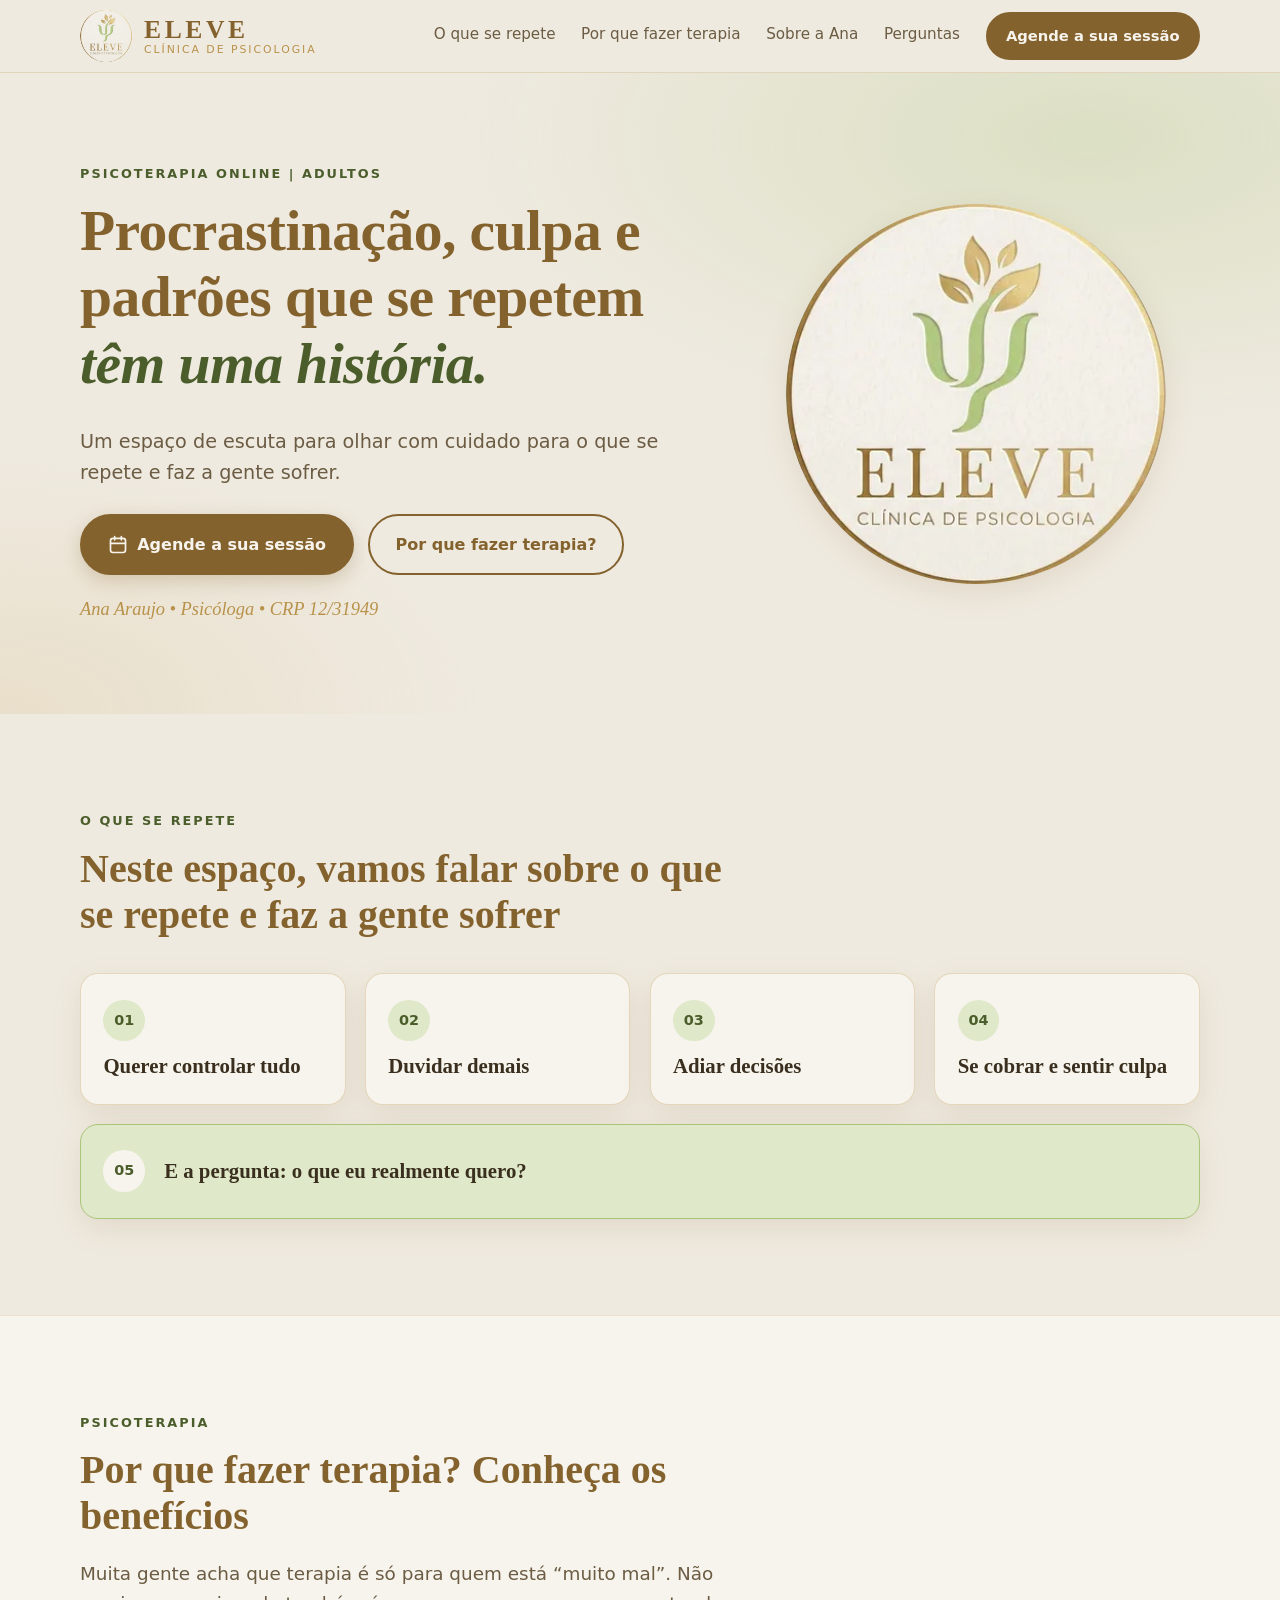
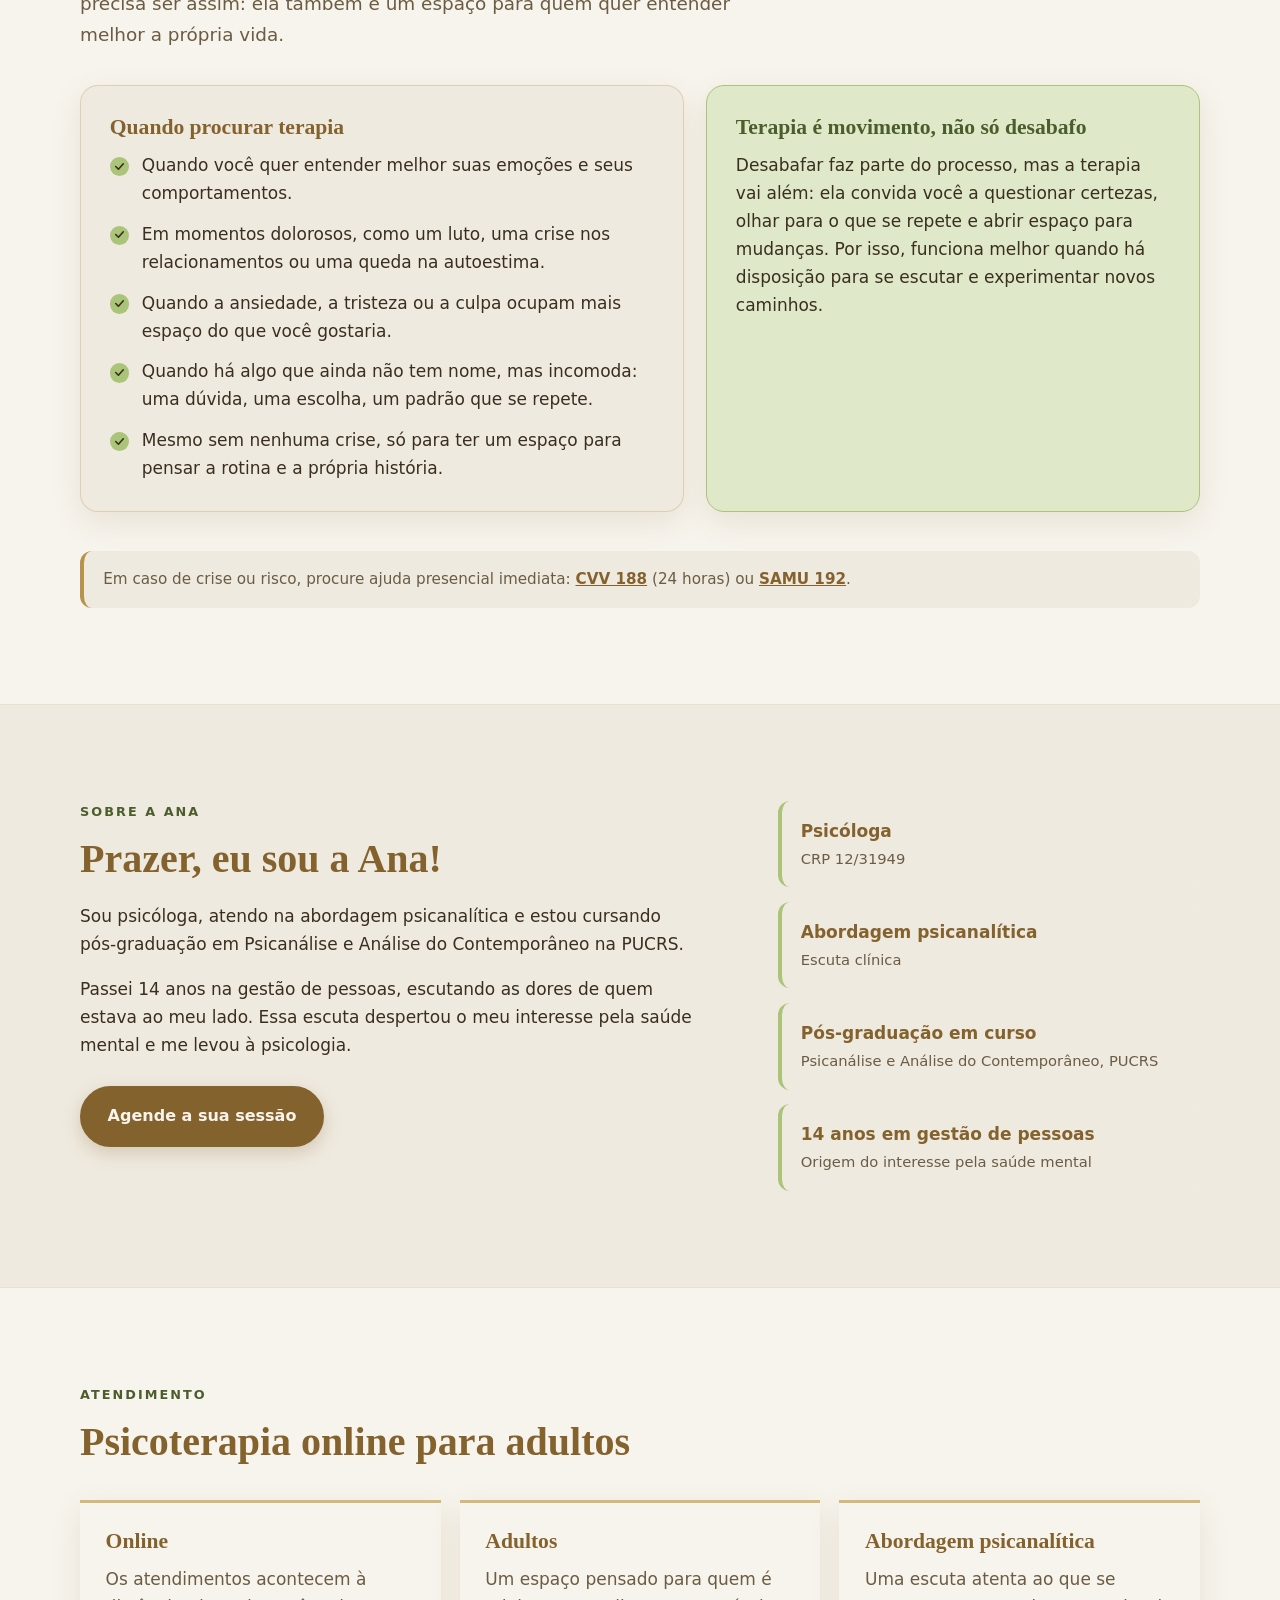
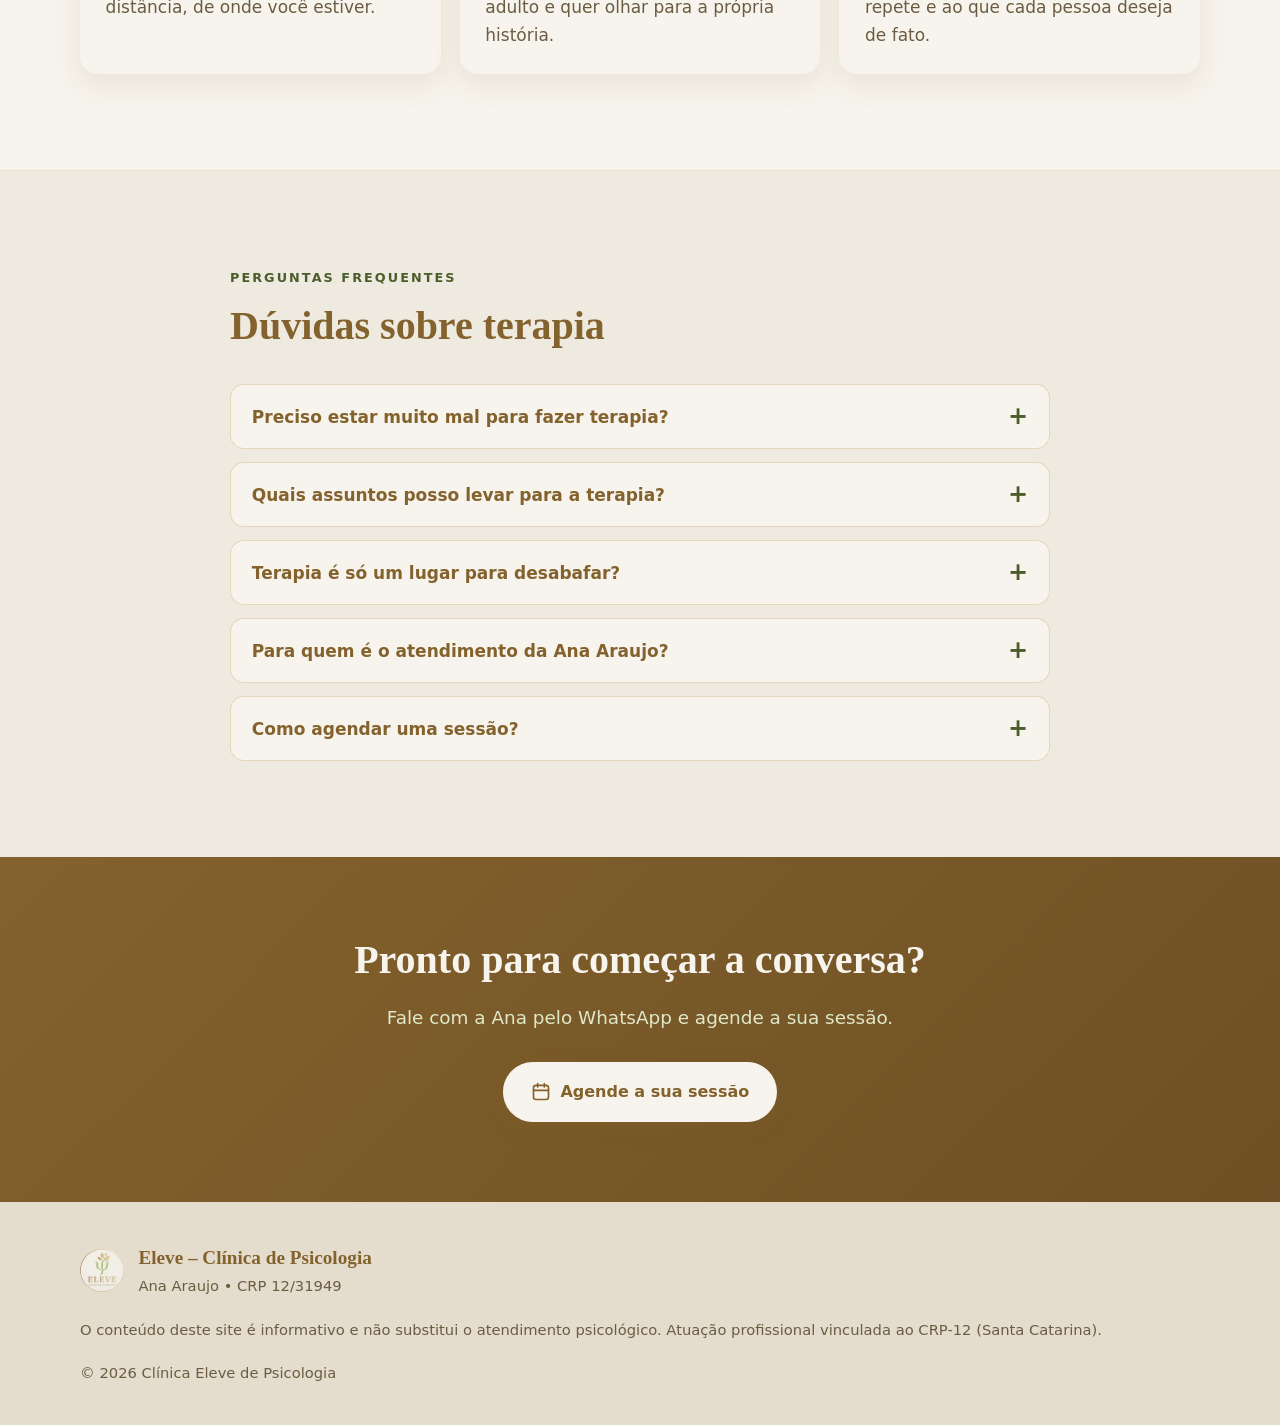
<file: index.html>
<!DOCTYPE html>
<html lang="pt-BR">
<head>
  <meta charset="utf-8">
  <meta name="viewport" content="width=device-width, initial-scale=1">

  <title>Psicoterapia online para adultos | Ana Araujo, Psicóloga CRP 12/31949 | Eleve</title>
  <meta name="description" content="Psicoterapia online para adultos na abordagem psicanalítica. Entenda por que fazer terapia, quais são os benefícios e agende a sua sessão com a psicóloga Ana Araujo (CRP 12/31949).">
  <meta name="author" content="Ana Araujo">
  <meta name="robots" content="index, follow, max-image-preview:large">
  <meta name="theme-color" content="#efeae0">
  <link rel="canonical" href="https://juliocesarsantos1020.github.io/clinica-eleve-site/">

  <meta property="og:type" content="website">
  <meta property="og:locale" content="pt_BR">
  <meta property="og:site_name" content="Clínica Eleve de Psicologia">
  <meta property="og:title" content="Psicoterapia online para adultos | Ana Araujo | Clínica Eleve">
  <meta property="og:description" content="Procrastinação, culpa e padrões que se repetem têm uma história. Psicoterapia online para adultos, na abordagem psicanalítica.">
  <meta property="og:url" content="https://juliocesarsantos1020.github.io/clinica-eleve-site/">
  <meta property="og:image" content="https://juliocesarsantos1020.github.io/clinica-eleve-site/public/logo-eleve.jpg">
  <meta property="og:image:width" content="1408">
  <meta property="og:image:height" content="768">
  <meta property="og:image:alt" content="Logo da Clínica Eleve de Psicologia">
  <meta name="twitter:card" content="summary_large_image">
  <meta name="twitter:title" content="Psicoterapia online para adultos | Ana Araujo | Clínica Eleve">
  <meta name="twitter:description" content="Procrastinação, culpa e padrões que se repetem têm uma história.">
  <meta name="twitter:image" content="https://juliocesarsantos1020.github.io/clinica-eleve-site/public/logo-eleve.jpg">

  <link rel="icon" type="image/png" sizes="48x48" href="public/favicon-48.png">
  <link rel="icon" type="image/png" sizes="192x192" href="public/favicon-192.png">
  <link rel="apple-touch-icon" href="public/favicon-192.png">
  <link rel="preload" as="image" href="public/logo-eleve-800.webp" type="image/webp">
  <link rel="stylesheet" href="styles.css">

  <script type="application/ld+json">
  {
    "@context": "https://schema.org",
    "@graph": [
      {
        "@type": "WebSite",
        "@id": "https://juliocesarsantos1020.github.io/clinica-eleve-site/#website",
        "url": "https://juliocesarsantos1020.github.io/clinica-eleve-site/",
        "name": "Clínica Eleve de Psicologia",
        "inLanguage": "pt-BR"
      },
      {
        "@type": "ProfessionalService",
        "@id": "https://juliocesarsantos1020.github.io/clinica-eleve-site/#negocio",
        "name": "Clínica Eleve de Psicologia",
        "url": "https://juliocesarsantos1020.github.io/clinica-eleve-site/",
        "image": "https://juliocesarsantos1020.github.io/clinica-eleve-site/public/logo-eleve.jpg",
        "logo": "https://juliocesarsantos1020.github.io/clinica-eleve-site/public/logo-eleve.jpg",
        "description": "Psicoterapia online para adultos, na abordagem psicanalítica.",
        "serviceType": "Psicoterapia online",
        "telephone": "+55-48-98839-8220",
        "founder": { "@id": "https://juliocesarsantos1020.github.io/clinica-eleve-site/#ana" }
      },
      {
        "@type": "Person",
        "@id": "https://juliocesarsantos1020.github.io/clinica-eleve-site/#ana",
        "name": "Ana Araujo",
        "jobTitle": "Psicóloga",
        "identifier": "CRP 12/31949",
        "telephone": "+55-48-98839-8220",
        "knowsAbout": ["Psicoterapia", "Psicanálise", "Procrastinação", "Culpa", "Saúde mental"],
        "alumniOf": { "@type": "CollegeOrUniversity", "name": "PUCRS" },
        "worksFor": { "@id": "https://juliocesarsantos1020.github.io/clinica-eleve-site/#negocio" }
      },
      {
        "@type": "FAQPage",
        "mainEntity": [
          {
            "@type": "Question",
            "name": "Preciso estar muito mal para fazer terapia?",
            "acceptedAnswer": { "@type": "Answer", "text": "Não. A terapia também é para quem quer entender melhor a si mesmo, seus comportamentos e suas relações, mesmo sem estar passando por uma crise." }
          },
          {
            "@type": "Question",
            "name": "Quais assuntos posso levar para a terapia?",
            "acceptedAnswer": { "@type": "Answer", "text": "Qualquer assunto que faça sentido para você: ansiedade, tristeza, luto, relações, escolhas, culpa, procrastinação ou questões que ainda não têm nome." }
          },
          {
            "@type": "Question",
            "name": "Terapia é só um lugar para desabafar?",
            "acceptedAnswer": { "@type": "Answer", "text": "Desabafar faz parte, mas a terapia também convida a olhar para o que se repete e a abrir espaço para mudanças. Por isso ela pede engajamento de quem faz." }
          },
          {
            "@type": "Question",
            "name": "Para quem é o atendimento da Ana Araujo?",
            "acceptedAnswer": { "@type": "Answer", "text": "O atendimento é online, para adultos, na abordagem psicanalítica." }
          },
          {
            "@type": "Question",
            "name": "Como agendar uma sessão?",
            "acceptedAnswer": { "@type": "Answer", "text": "O agendamento é feito pelo WhatsApp (48) 98839-8220." }
          }
        ]
      }
    ]
  }
  </script>
</head>
<body>
  <a class="skip-link" href="#conteudo">Ir para o conteúdo</a>

  <header class="site-header" id="topo">
    <div class="container header-inner">
      <a class="brand" href="#topo" aria-label="Clínica Eleve de Psicologia, início">
        <span class="logo-crop" style="--size: 52px">
          <picture>
            <source srcset="public/logo-eleve-800.webp" type="image/webp">
            <img src="public/logo-eleve.jpg" alt="" width="1408" height="768" decoding="async">
          </picture>
        </span>
        <span class="brand-text">
          <strong>Eleve</strong>
          <small>Clínica de Psicologia</small>
        </span>
      </a>

      <button class="menu-toggle" type="button" aria-expanded="false" aria-controls="menu" aria-label="Abrir menu">
        <span></span><span></span><span></span>
      </button>

      <nav class="nav" id="menu" aria-label="Principal">
        <a href="#temas">O que se repete</a>
        <a href="#por-que-fazer-terapia">Por que fazer terapia</a>
        <a href="#sobre">Sobre a Ana</a>
        <a href="#perguntas">Perguntas</a>
        <a class="btn btn-small" href="https://wa.me/5548988398220" target="_blank" rel="noopener">Agende a sua sessão</a>
      </nav>
    </div>
  </header>

  <main id="conteudo">
    <section class="hero" aria-labelledby="titulo-principal">
      <div class="container hero-inner">
        <div class="hero-copy">
          <p class="eyebrow">Psicoterapia online | Adultos</p>
          <h1 id="titulo-principal">Procrastinação, culpa e padrões que se repetem <em>têm uma história.</em></h1>
          <p class="lead">Um espaço de escuta para olhar com cuidado para o que se repete e faz a gente sofrer.</p>
          <div class="hero-actions">
            <a class="btn" href="https://wa.me/5548988398220" target="_blank" rel="noopener">
              <svg aria-hidden="true" viewBox="0 0 24 24" width="20" height="20" fill="none" stroke="currentColor" stroke-width="2" stroke-linecap="round" stroke-linejoin="round"><rect x="3" y="4" width="18" height="17" rx="3"/><path d="M8 2v4M16 2v4M3 10h18"/></svg>
              Agende a sua sessão
            </a>
            <a class="btn btn-ghost" href="#por-que-fazer-terapia">Por que fazer terapia?</a>
          </div>
          <p class="signature">Ana Araujo &bull; Psicóloga &bull; CRP 12/31949</p>
        </div>
        <div class="hero-logo">
          <span class="logo-crop logo-crop-large" style="--size: min(380px, 78vw)">
            <picture>
              <source srcset="public/logo-eleve-800.webp" type="image/webp">
              <img src="public/logo-eleve.jpg" width="1408" height="768" fetchpriority="high" decoding="async"
                   alt="Logo da Clínica Eleve de Psicologia: símbolo psi em verde com folhas douradas dentro de um círculo dourado">
            </picture>
          </span>
        </div>
      </div>
    </section>

    <section class="section" id="temas" aria-labelledby="titulo-temas">
      <div class="container">
        <header class="section-head">
          <p class="eyebrow">O que se repete</p>
          <h2 id="titulo-temas">Neste espaço, vamos falar sobre o que se repete e faz a gente sofrer</h2>
        </header>
        <ul class="cards">
          <li class="card"><span class="card-icon" aria-hidden="true">01</span><h3>Querer controlar tudo</h3></li>
          <li class="card"><span class="card-icon" aria-hidden="true">02</span><h3>Duvidar demais</h3></li>
          <li class="card"><span class="card-icon" aria-hidden="true">03</span><h3>Adiar decisões</h3></li>
          <li class="card"><span class="card-icon" aria-hidden="true">04</span><h3>Se cobrar e sentir culpa</h3></li>
          <li class="card card-wide"><span class="card-icon" aria-hidden="true">05</span><h3>E a pergunta: o que eu realmente quero?</h3></li>
        </ul>
      </div>
    </section>

    <section class="section section-tint" id="por-que-fazer-terapia" aria-labelledby="titulo-terapia">
      <div class="container">
        <header class="section-head">
          <p class="eyebrow">Psicoterapia</p>
          <h2 id="titulo-terapia">Por que fazer terapia? Conheça os benefícios</h2>
          <p class="section-lead">Muita gente acha que terapia é só para quem está &ldquo;muito mal&rdquo;. Não precisa ser assim: ela também é um espaço para quem quer entender melhor a própria vida.</p>
        </header>

        <div class="split">
          <article class="panel">
            <h3>Quando procurar terapia</h3>
            <ul class="check-list">
              <li>Quando você quer entender melhor suas emoções e seus comportamentos.</li>
              <li>Em momentos dolorosos, como um luto, uma crise nos relacionamentos ou uma queda na autoestima.</li>
              <li>Quando a ansiedade, a tristeza ou a culpa ocupam mais espaço do que você gostaria.</li>
              <li>Quando há algo que ainda não tem nome, mas incomoda: uma dúvida, uma escolha, um padrão que se repete.</li>
              <li>Mesmo sem nenhuma crise, só para ter um espaço para pensar a rotina e a própria história.</li>
            </ul>
          </article>

          <article class="panel panel-green">
            <h3>Terapia é movimento, não só desabafo</h3>
            <p>Desabafar faz parte do processo, mas a terapia vai além: ela convida você a questionar certezas, olhar para o que se repete e abrir espaço para mudanças. Por isso, funciona melhor quando há disposição para se escutar e experimentar novos caminhos.</p>
          </article>
        </div>

        <p class="note">Em caso de crise ou risco, procure ajuda presencial imediata: <a href="tel:188">CVV 188</a> (24 horas) ou <a href="tel:192">SAMU 192</a>.</p>
      </div>
    </section>

    <section class="section" id="sobre" aria-labelledby="titulo-sobre">
      <div class="container about">
        <div class="about-text">
          <p class="eyebrow">Sobre a Ana</p>
          <h2 id="titulo-sobre">Prazer, eu sou a Ana!</h2>
          <p>Sou psicóloga, atendo na abordagem psicanalítica e estou cursando pós-graduação em Psicanálise e Análise do Contemporâneo na PUCRS.</p>
          <p>Passei 14 anos na gestão de pessoas, escutando as dores de quem estava ao meu lado. Essa escuta despertou o meu interesse pela saúde mental e me levou à psicologia.</p>
          <a class="btn" href="https://wa.me/5548988398220" target="_blank" rel="noopener">Agende a sua sessão</a>
        </div>
        <ul class="facts" aria-label="Formação e registro">
          <li><strong>Psicóloga</strong><span>CRP 12/31949</span></li>
          <li><strong>Abordagem psicanalítica</strong><span>Escuta clínica</span></li>
          <li><strong>Pós-graduação em curso</strong><span>Psicanálise e Análise do Contemporâneo, PUCRS</span></li>
          <li><strong>14 anos em gestão de pessoas</strong><span>Origem do interesse pela saúde mental</span></li>
        </ul>
      </div>
    </section>

    <section class="section section-tint" id="atendimento" aria-labelledby="titulo-atendimento">
      <div class="container">
        <header class="section-head">
          <p class="eyebrow">Atendimento</p>
          <h2 id="titulo-atendimento">Psicoterapia online para adultos</h2>
        </header>
        <div class="info-grid">
          <div class="info"><h3>Online</h3><p>Os atendimentos acontecem à distância, de onde você estiver.</p></div>
          <div class="info"><h3>Adultos</h3><p>Um espaço pensado para quem é adulto e quer olhar para a própria história.</p></div>
          <div class="info"><h3>Abordagem psicanalítica</h3><p>Uma escuta atenta ao que se repete e ao que cada pessoa deseja de fato.</p></div>
        </div>
      </div>
    </section>

    <section class="section" id="perguntas" aria-labelledby="titulo-perguntas">
      <div class="container faq-wrap">
        <header class="section-head">
          <p class="eyebrow">Perguntas frequentes</p>
          <h2 id="titulo-perguntas">Dúvidas sobre terapia</h2>
        </header>
        <div class="faq">
          <details>
            <summary>Preciso estar muito mal para fazer terapia?</summary>
            <p>Não. A terapia também é para quem quer entender melhor a si mesmo, seus comportamentos e suas relações, mesmo sem estar passando por uma crise.</p>
          </details>
          <details>
            <summary>Quais assuntos posso levar para a terapia?</summary>
            <p>Qualquer assunto que faça sentido para você: ansiedade, tristeza, luto, relações, escolhas, culpa, procrastinação ou questões que ainda não têm nome.</p>
          </details>
          <details>
            <summary>Terapia é só um lugar para desabafar?</summary>
            <p>Desabafar faz parte, mas a terapia também convida a olhar para o que se repete e a abrir espaço para mudanças. Por isso ela pede engajamento de quem faz.</p>
          </details>
          <details>
            <summary>Para quem é o atendimento da Ana Araujo?</summary>
            <p>O atendimento é online, para adultos, na abordagem psicanalítica.</p>
          </details>
          <details>
            <summary>Como agendar uma sessão?</summary>
            <p>O agendamento é feito pelo WhatsApp: <a href="https://wa.me/5548988398220" target="_blank" rel="noopener">(48) 98839-8220</a>.</p>
          </details>
        </div>
      </div>
    </section>

    <section class="cta" id="agendar" aria-labelledby="titulo-cta">
      <div class="container cta-inner">
        <h2 id="titulo-cta">Pronto para começar a conversa?</h2>
        <p>Fale com a Ana pelo WhatsApp e agende a sua sessão.</p>
        <a class="btn btn-light" href="https://wa.me/5548988398220" target="_blank" rel="noopener">
          <svg aria-hidden="true" viewBox="0 0 24 24" width="20" height="20" fill="none" stroke="currentColor" stroke-width="2" stroke-linecap="round" stroke-linejoin="round"><rect x="3" y="4" width="18" height="17" rx="3"/><path d="M8 2v4M16 2v4M3 10h18"/></svg>
          Agende a sua sessão
        </a>
      </div>
    </section>
  </main>

  <footer class="site-footer">
    <div class="container footer-inner">
      <div class="footer-brand">
        <span class="logo-crop" style="--size: 44px">
          <picture>
            <source srcset="public/logo-eleve-800.webp" type="image/webp">
            <img src="public/logo-eleve.jpg" alt="" width="1408" height="768" loading="lazy" decoding="async">
          </picture>
        </span>
        <div>
          <strong>Eleve &ndash; Clínica de Psicologia</strong>
          <p>Ana Araujo &bull; CRP 12/31949</p>
        </div>
      </div>
      <p class="footer-note">O conteúdo deste site é informativo e não substitui o atendimento psicológico. Atuação profissional vinculada ao CRP-12 (Santa Catarina).</p>
      <p class="footer-copy">&copy; <span id="ano">2026</span> Clínica Eleve de Psicologia</p>
    </div>
  </footer>

  <script src="script.js" defer></script>
</body>
</html>
</file>
<file: styles.css>
/* Paleta extraída do logo (public/logo-eleve.jpg):
   creme  #efeae0  (fundo do papel)
   verde  #aac47a  (símbolo psi)
   dourado #d4b87d / #b8924a / #84622d (folhas, aro e letras)
   Tons escuros derivados do dourado e do verde, para texto legível. */
:root {
  --creme: #efeae0;
  --creme-claro: #f7f4ed;
  --creme-escuro: #e4ddcd;
  --verde: #aac47a;
  --verde-claro: #dfe9c9;
  --verde-escuro: #4a5d2a;
  --dourado-claro: #d4b87d;
  --dourado: #b8924a;
  --dourado-escuro: #84622d;
  --texto: #3a2f1e;
  --texto-suave: #6b5c43;

  --font-title: "Cormorant Garamond", "Palatino Linotype", Palatino, Georgia, "Times New Roman", serif;
  --font-body: system-ui, -apple-system, "Segoe UI", Roboto, "Helvetica Neue", Arial, sans-serif;

  --radius: 18px;
  --shadow: 0 10px 30px rgba(132, 98, 45, 0.12);
  --header-h: 72px;
}

*, *::before, *::after { box-sizing: border-box; }

html { scroll-behavior: smooth; scroll-padding-top: calc(var(--header-h) + 8px); -webkit-text-size-adjust: 100%; }

body {
  margin: 0;
  font-family: var(--font-body);
  font-size: 1.0625rem;
  line-height: 1.65;
  color: var(--texto);
  background: var(--creme);
}

img { max-width: 100%; display: block; }
a { color: inherit; }
h1, h2, h3 { font-family: var(--font-title); font-weight: 600; line-height: 1.15; margin: 0 0 .5em; color: var(--dourado-escuro); }
h1 { font-size: clamp(2.1rem, 6vw, 3.6rem); letter-spacing: -0.01em; }
h1 em { font-style: italic; color: var(--verde-escuro); }
h2 { font-size: clamp(1.7rem, 4.4vw, 2.5rem); }
h3 { font-size: 1.35rem; }
p { margin: 0 0 1em; }

.container { width: min(1120px, 100% - 2.5rem); margin-inline: auto; }

.skip-link {
  position: absolute; left: -999px; top: 8px; z-index: 100;
  background: var(--dourado-escuro); color: var(--creme-claro); padding: .6rem 1rem; border-radius: 8px;
}
.skip-link:focus { left: 8px; }

:focus-visible { outline: 3px solid var(--verde-escuro); outline-offset: 3px; border-radius: 6px; }

.eyebrow {
  font-size: .8rem; text-transform: uppercase; letter-spacing: .16em; font-weight: 600;
  color: var(--verde-escuro); margin-bottom: .9rem;
}

/* ---------- Logo (recorte em CSS do arquivo original, sem alterá-lo) ---------- */
.logo-crop {
  --size: 52px;
  position: relative; display: block; flex: none;
  width: var(--size); height: var(--size);
  border-radius: 50%; overflow: hidden;
  background: var(--creme);
}
.logo-crop img {
  position: absolute; max-width: none;
  width: 216%; height: auto;
  left: -58%; top: -9%;
}
.logo-crop picture { display: block; }
.logo-crop-large { box-shadow: var(--shadow); }

/* ---------- Cabeçalho ---------- */
.site-header {
  position: sticky; top: 0; z-index: 50;
  background: rgba(239, 234, 224, .92);
  backdrop-filter: saturate(1.2) blur(8px);
  -webkit-backdrop-filter: saturate(1.2) blur(8px);
  border-bottom: 1px solid rgba(184, 146, 74, .25);
}
.header-inner { display: flex; align-items: center; justify-content: space-between; min-height: var(--header-h); gap: 1rem; }

.brand { display: flex; align-items: center; gap: .75rem; text-decoration: none; }
.brand-text { display: flex; flex-direction: column; line-height: 1.1; }
.brand-text strong { font-family: var(--font-title); font-size: 1.6rem; letter-spacing: .14em; text-transform: uppercase; color: var(--dourado-escuro); }
.brand-text small { font-size: .68rem; letter-spacing: .18em; text-transform: uppercase; color: var(--dourado); }

.nav { display: flex; align-items: center; gap: 1.6rem; }
.nav a:not(.btn) { text-decoration: none; font-size: .95rem; font-weight: 500; color: var(--texto-suave); padding: .4rem 0; border-bottom: 2px solid transparent; }
.nav a:not(.btn):hover { color: var(--dourado-escuro); border-color: var(--verde); }

.menu-toggle { display: none; background: none; border: 0; width: 46px; height: 46px; padding: 0; cursor: pointer; border-radius: 10px; }
.menu-toggle span { display: block; width: 24px; height: 2px; background: var(--dourado-escuro); margin: 5px auto; transition: transform .25s, opacity .25s; }
.menu-toggle[aria-expanded="true"] span:nth-child(1) { transform: translateY(7px) rotate(45deg); }
.menu-toggle[aria-expanded="true"] span:nth-child(2) { opacity: 0; }
.menu-toggle[aria-expanded="true"] span:nth-child(3) { transform: translateY(-7px) rotate(-45deg); }

/* ---------- Botões ---------- */
.btn {
  display: inline-flex; align-items: center; justify-content: center; gap: .6rem;
  background: var(--dourado-escuro); color: var(--creme-claro);
  font-weight: 600; font-size: 1rem; text-decoration: none;
  padding: .95rem 1.6rem; border-radius: 999px; border: 2px solid var(--dourado-escuro);
  transition: background .2s, color .2s, transform .2s, box-shadow .2s;
  box-shadow: 0 6px 18px rgba(132, 98, 45, .25);
}
.btn:hover { background: #6e5024; border-color: #6e5024; transform: translateY(-2px); }
.btn-small { padding: .6rem 1.15rem; font-size: .92rem; box-shadow: none; }
.btn-ghost { background: transparent; color: var(--dourado-escuro); box-shadow: none; }
.btn-ghost:hover { background: var(--verde-claro); color: var(--verde-escuro); border-color: var(--verde-escuro); }
.btn-light { background: var(--creme-claro); color: var(--dourado-escuro); border-color: var(--creme-claro); }
.btn-light:hover { background: var(--verde-claro); border-color: var(--verde-claro); color: var(--verde-escuro); }

/* ---------- Hero ---------- */
.hero {
  background:
    radial-gradient(900px 420px at 85% 10%, rgba(170, 196, 122, .28), transparent 70%),
    radial-gradient(700px 380px at 0% 100%, rgba(212, 184, 125, .22), transparent 70%),
    var(--creme);
  padding: clamp(2.5rem, 7vw, 6rem) 0;
}
.hero-inner { display: grid; grid-template-columns: 1.15fr .85fr; align-items: center; gap: clamp(2rem, 5vw, 4rem); }
.lead { font-size: 1.2rem; color: var(--texto-suave); max-width: 34em; }
.hero-actions { display: flex; flex-wrap: wrap; gap: .9rem; margin: 1.6rem 0 1.2rem; }
.signature { font-family: var(--font-title); font-size: 1.15rem; font-style: italic; color: var(--dourado); margin: 0; }
.hero-logo { display: flex; justify-content: center; }

/* ---------- Seções ---------- */
.section { padding: clamp(3rem, 8vw, 6rem) 0; }
.section-tint { background: var(--creme-claro); border-block: 1px solid rgba(184, 146, 74, .2); }
.section-head { max-width: 42rem; margin-bottom: 2.2rem; }

.cards { list-style: none; margin: 0; padding: 0; display: grid; grid-template-columns: repeat(auto-fit, minmax(210px, 1fr)); gap: 1.2rem; }
.card {
  background: var(--creme-claro); border: 1px solid rgba(184, 146, 74, .3); border-radius: var(--radius);
  padding: 1.6rem 1.4rem; box-shadow: var(--shadow); transition: transform .2s, border-color .2s;
}
.card:hover { transform: translateY(-4px); border-color: var(--verde); }
.card h3 { margin: .8rem 0 0; color: var(--texto); font-size: 1.3rem; }
.card-icon {
  display: inline-grid; place-items: center; width: 2.6rem; height: 2.6rem; border-radius: 50%;
  background: var(--verde-claro); color: var(--verde-escuro); font-weight: 700; font-size: .9rem;
}
.card-wide { background: var(--verde-claro); border-color: var(--verde); }
.card-wide .card-icon { background: var(--creme-claro); }
@media (min-width: 900px) {
  .card-wide { grid-column: 1 / -1; display: flex; align-items: center; gap: 1.2rem; }
  .card-wide h3 { margin: 0; }
}

.about { display: grid; grid-template-columns: 1.2fr .8fr; gap: clamp(2rem, 5vw, 4rem); align-items: start; }
.about-text p { max-width: 36em; }
.facts { list-style: none; margin: 0; padding: 0; display: grid; gap: .9rem; }
.facts li {
  display: flex; flex-direction: column; gap: .15rem;
  background: var(--creme); border-left: 4px solid var(--verde); border-radius: 12px; padding: 1rem 1.2rem;
}
.facts strong { color: var(--dourado-escuro); }
.facts span { font-size: .92rem; color: var(--texto-suave); }

.info-grid { display: grid; grid-template-columns: repeat(auto-fit, minmax(240px, 1fr)); gap: 1.2rem; }
.info { padding: 1.6rem; border-top: 3px solid var(--dourado-claro); background: var(--creme-claro); border-radius: 0 0 var(--radius) var(--radius); box-shadow: var(--shadow); }
.info p { margin: 0; color: var(--texto-suave); }

.cta { background: linear-gradient(135deg, var(--dourado-escuro), #6e5024); color: var(--creme-claro); padding: clamp(3rem, 7vw, 5rem) 0; text-align: center; }
.cta h2 { color: var(--creme-claro); }
.cta p { color: var(--verde-claro); font-size: 1.15rem; }
.cta-inner .btn { margin-top: .6rem; }

/* ---------- Rodapé ---------- */
.site-footer { background: var(--creme-escuro); padding: 2.5rem 0; font-size: .92rem; color: var(--texto-suave); }
.footer-inner { display: grid; gap: 1.2rem; }
.footer-brand { display: flex; align-items: center; gap: .9rem; }
.footer-brand strong { color: var(--dourado-escuro); font-family: var(--font-title); font-size: 1.2rem; }
.footer-brand p, .footer-note, .footer-copy { margin: 0; }


/* ---------- Seção: por que fazer terapia ---------- */
.section-lead { font-size: 1.15rem; color: var(--texto-suave); margin: 0; }
.split { display: grid; grid-template-columns: 1.1fr .9fr; gap: 1.4rem; margin-bottom: 2.4rem; }
.panel { background: var(--creme); border: 1px solid rgba(184, 146, 74, .3); border-radius: var(--radius); padding: 1.8rem; box-shadow: var(--shadow); }
.panel p:last-child { margin-bottom: 0; }
.panel-green { background: var(--verde-claro); border-color: var(--verde); }
.panel-green h3 { color: var(--verde-escuro); }
.check-list { list-style: none; margin: 0; padding: 0; display: grid; gap: .8rem; }
.check-list li { position: relative; padding-left: 2rem; }
.check-list li::before {
  content: ""; position: absolute; left: 0; top: .35em; width: 1.2rem; height: 1.2rem; border-radius: 50%;
  background: var(--verde) url("data:image/svg+xml,%3Csvg xmlns='http://www.w3.org/2000/svg' viewBox='0 0 24 24' fill='none' stroke='%233a2f1e' stroke-width='3' stroke-linecap='round' stroke-linejoin='round'%3E%3Cpath d='M5 12l5 5 9-10'/%3E%3C/svg%3E") center / 70% no-repeat;
}
.subhead { margin: 0 0 1.2rem; }
.benefits { list-style: none; margin: 0 0 2rem; padding: 0; display: grid; grid-template-columns: repeat(auto-fit, minmax(200px, 1fr)); gap: 1.2rem; }
.benefit { background: var(--creme); border-top: 4px solid var(--verde); border-radius: 0 0 var(--radius) var(--radius); padding: 1.4rem; box-shadow: var(--shadow); }
.benefit h4 { font-family: var(--font-title); font-size: 1.3rem; margin: 0 0 .5rem; color: var(--dourado-escuro); }
.benefit p { margin: 0; color: var(--texto-suave); font-size: 1rem; }
.note { background: var(--creme); border-left: 4px solid var(--dourado); border-radius: 12px; padding: 1rem 1.2rem; font-size: .95rem; color: var(--texto-suave); margin: 0; }
.note a { color: var(--dourado-escuro); font-weight: 600; }

/* ---------- Perguntas frequentes ---------- */
.faq-wrap { max-width: 820px; }
.faq { display: grid; gap: .8rem; }
.faq details { background: var(--creme-claro); border: 1px solid rgba(184, 146, 74, .3); border-radius: 14px; padding: 0 1.3rem; }
.faq summary {
  cursor: pointer; list-style: none; padding: 1.1rem 2rem 1.1rem 0; font-weight: 600; color: var(--dourado-escuro); position: relative;
}
.faq summary::-webkit-details-marker { display: none; }
.faq summary::after { content: "+"; position: absolute; right: 0; top: 50%; transform: translateY(-50%); font-size: 1.5rem; color: var(--verde-escuro); }
.faq details[open] summary::after { content: "\2212"; }
.faq details p { margin: 0 0 1.2rem; color: var(--texto-suave); }
.faq a { color: var(--dourado-escuro); font-weight: 600; }
.about-text .btn { margin-top: .6rem; }

@media (max-width: 900px) {
  .split { grid-template-columns: 1fr; }
}


/* ---------- Responsivo ---------- */
@media (max-width: 900px) {
  .hero-inner, .about { grid-template-columns: 1fr; }
  .hero-logo { order: -1; }
  .hero-copy { text-align: center; }
  .lead { margin-inline: auto; }
  .hero-actions { justify-content: center; }
}

@media (max-width: 760px) {
  .menu-toggle { display: block; }
  .nav {
    position: absolute; left: 0; right: 0; top: var(--header-h);
    flex-direction: column; align-items: stretch; gap: 0;
    background: var(--creme-claro); border-bottom: 1px solid rgba(184, 146, 74, .3);
    padding: .5rem 1.25rem 1.2rem; box-shadow: 0 14px 24px rgba(58, 47, 30, .12);
    display: none;
  }
  .nav.is-open { display: flex; }
  .nav a:not(.btn) { padding: .95rem 0; border-bottom: 1px solid rgba(184, 146, 74, .2); }
  .nav .btn { margin-top: 1rem; }
}

@media (max-width: 760px) {
  .logo-crop-large { --size: 210px !important; }
}

@media (max-width: 420px) {
  body { font-size: 1rem; }
  .brand-text strong { font-size: 1.35rem; }
  .btn { width: 100%; }
  .hero-actions { flex-direction: column; }
}

@media (prefers-reduced-motion: reduce) {
  html { scroll-behavior: auto; }
  *, *::before, *::after { transition: none !important; }
}
</file>
